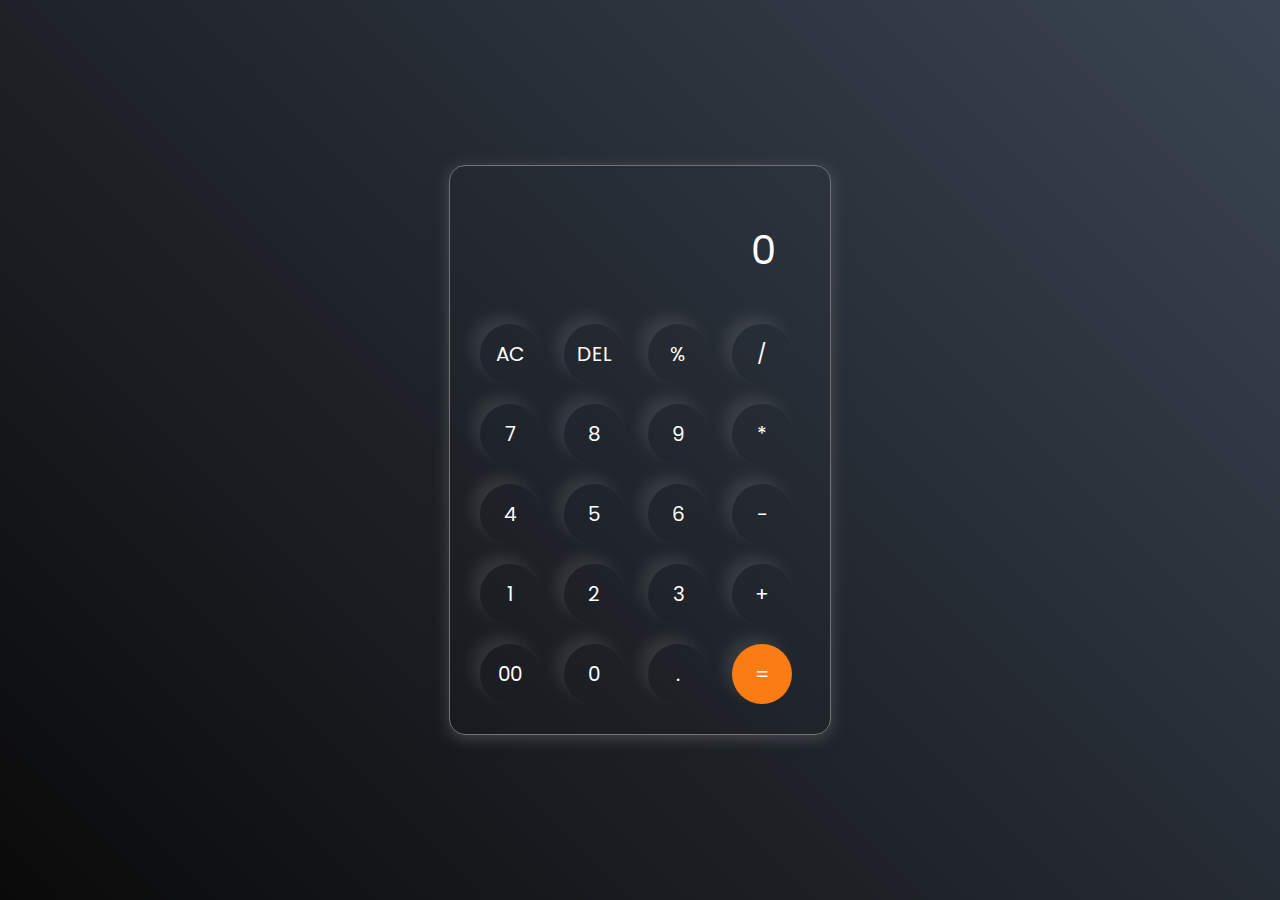
<file: CALCULATOR/index.html>
<!DOCTYPE html>
<html lang="en">
  <head>
    <meta charset="UTF-8" />
    <meta http-equiv="X-UA-Compatible" content="IE=edge" />
    <meta name="viewport" content="width=device-width, initial-scale=1.0" />
    <link rel="stylesheet" href="style.css" />
    <title>Calculator - By Code Traversal</title>
  </head>
  <body>
    <div class="container">
      <div class="calculator">
        <input type="text" id="inputBox" placeholder="0" />
        <div>
          <button class="button operator">AC</button>
          <button class="button operator">DEL</button>
          <button class="button operator">%</button>
          <button class="button operator">/</button>
        </div>
        <div>
          <button class="button">7</button>
          <button class="button">8</button>
          <button class="button">9</button>
          <button class="button operator">*</button>
        </div>
        <div>
          <button class="button">4</button>
          <button class="button">5</button>
          <button class="button">6</button>
          <button class="button operator">-</button>
        </div>
        <div>
          <button class="button">1</button>
          <button class="button">2</button>
          <button class="button">3</button>
          <button class="button operator">+</button>
        </div>

        <div>
          <button class="button">00</button>
          <button class="button">0</button>
          <button class="button">.</button>
          <button class="button equalBtn">=</button>
        </div>
      </div>
    </div>

    <script src="script.js"></script>
  </body>
</html>
</file>
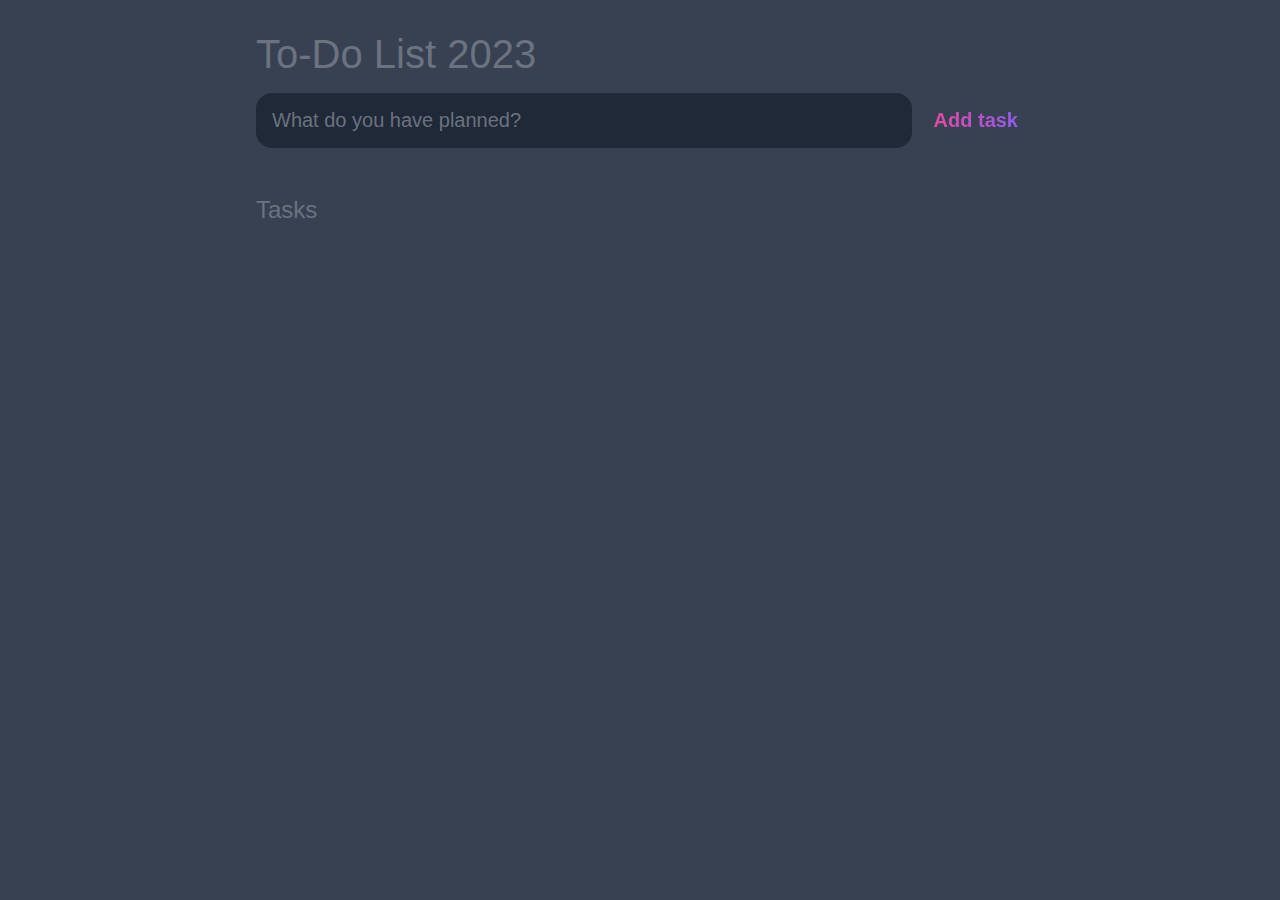
<file: TO-DO LIST/index.html>
<!DOCTYPE html>
<html lang="en">
<head>
	<meta charset="UTF-8">
	<meta http-equiv="X-UA-Compatible" content="IE=edge">
	<meta name="viewport" content="width=device-width, initial-scale=1.0">
	<title>To-Do List 2023</title>

	<link rel="stylesheet" href="main.css" />
</head>
<body>
	
	<header>
		<h1>To-Do List 2023</h1>
		<form id="new-task-form">
			<input 
				type="text" 
				name="new-task-input" 
				id="new-task-input" 
				placeholder="What do you have planned?" />
			<input 
				type="submit"
				id="new-task-submit" 
				value="Add task" />
		</form>
	</header>
	<main>
		<section class="task-list">
			<h2>Tasks</h2>

			<div id="tasks">

				<!-- <div class="task">
					<div class="content">
						<input 
							type="text" 
							class="text" 
							value="A new task"
							readonly>
					</div>
					<div class="actions">
						<button class="edit">Edit</button>
						<button class="delete">Delete</button>
					</div>
				</div> -->

			</div>
		</section>
	</main>

	<script src="main.js"></script>
</body>
</html>
</file>
<file: CALCULATOR/style.css>
@import url('https://fonts.googleapis.com/css2?family=Poppins:wght@500&display=swap');

*{
    margin: 0;
    padding: 0;
    box-sizing: border-box;
    font-family: 'Poppins', sans-serif;
}

body{
    width: 100%;
    height: 100vh;
    display: flex;
    justify-content: center;
    align-items: center;
    background: linear-gradient(45deg, #0a0a0a, #3a4452);
}

.calculator{
    border: 1px solid #717377;
    padding: 20px;
    border-radius: 16px;
    background: transparent;
    box-shadow: 0px 3px 15px rgba(113, 115, 119, 0.5);

}

input{
    width: 320px;
    border: none;
    padding: 24px;
    margin: 10px;
    background: transparent;
    box-shadow: 0px 3px 15px rgbs(84, 84, 84, 0.1);
    font-size: 40px;
    text-align: right;
    cursor: pointer;
    color: #ffffff;
}

input::placeholder{
    color: #ffffff;
}

button{
    border: none;
    width: 60px;
    height: 60px;
    margin: 10px;
    border-radius: 50%;
    background: transparent;
    color: #ffffff;
    font-size: 20px;
    box-shadow: -8px -8px 15px rgba(255, 255, 255, 0.1);
    cursor: pointer;
}

.equalBtn{
    background-color: #fb7c14;
}

.operator{
    color: #6dee0a;
}
</file>
<file: TO-DO LIST/main.css>
:root {
	--dark: #374151;
	--darker: #1F2937;
	--darkest: #111827;
	--grey: #6B7280;
	--pink: #EC4899;
	--purple: #8B5CF6;
	--light: #EEE;
}

* {
	margin: 0;
	box-sizing: border-box;
	font-family: "Fira sans", sans-serif;
}

body {
	display: flex;
	flex-direction: column;
	min-height: 100vh;
	color: #FFF;
	background-color: var(--dark);
}

header {
	padding: 2rem 1rem;
	max-width: 800px;
	width: 100%;
	margin: 0 auto;
}

header h1{ 
	font-size: 2.5rem;
	font-weight: 300;
	color: var(--grey);
	margin-bottom: 1rem;
}

#new-task-form {
	display: flex;;
}

input, button {
	appearance: none;
	border: none;
	outline: none;
	background: none;
}

#new-task-input {
	flex: 1 1 0%;
	background-color: var(--darker);
	padding: 1rem;
	border-radius: 1rem;
	margin-right: 1rem;
	color: var(--light);
	font-size: 1.25rem;
}

#new-task-input::placeholder {
	color: var(--grey);
}

#new-task-submit {
	color: var(--pink);
	font-size: 1.25rem;
	font-weight: 700;
	background-image: linear-gradient(to right, var(--pink), var(--purple));
	-webkit-background-clip: text;
	-webkit-text-fill-color: transparent;
	cursor: pointer;
	transition: 0.4s;
}

#new-task-submit:hover {
	opacity: 0.8;
}

#new-task-submit:active {
	opacity: 0.6;
}

main {
	flex: 1 1 0%;
	max-width: 800px;
	width: 100%;
	margin: 0 auto;
}

.task-list {
	padding: 1rem;
}

.task-list h2 {
	font-size: 1.5rem;
	font-weight: 300;
	color: var(--grey);
	margin-bottom: 1rem;
}

#tasks .task {
	display: flex;
	justify-content: space-between;
	background-color: var(--darkest);
	padding: 1rem;
	border-radius: 1rem;
	margin-bottom: 1rem;
}

.task .content {
	flex: 1 1 0%;
}

.task .content .text {
	color: var(--light);
	font-size: 1.125rem;
	width: 100%;
	display: block;
	transition: 0.4s;
}

.task .content .text:not(:read-only) {
	color: var(--pink);
}

.task .actions {
	display: flex;
	margin: 0 -0.5rem;
}

.task .actions button {
	cursor: pointer;
	margin: 0 0.5rem;
	font-size: 1.125rem;
	font-weight: 700;
	text-transform: uppercase;
	transition: 0.4s;
}

.task .actions button:hover {
	opacity: 0.8;
}

.task .actions button:active {
	opacity: 0.6;
}

.task .actions .edit {
	background-image: linear-gradient(to right, var(--pink), var(--purple));
	-webkit-background-clip: text;
	-webkit-text-fill-color: transparent;
}

.task .actions .delete {
	color: crimson;
}
</file>
